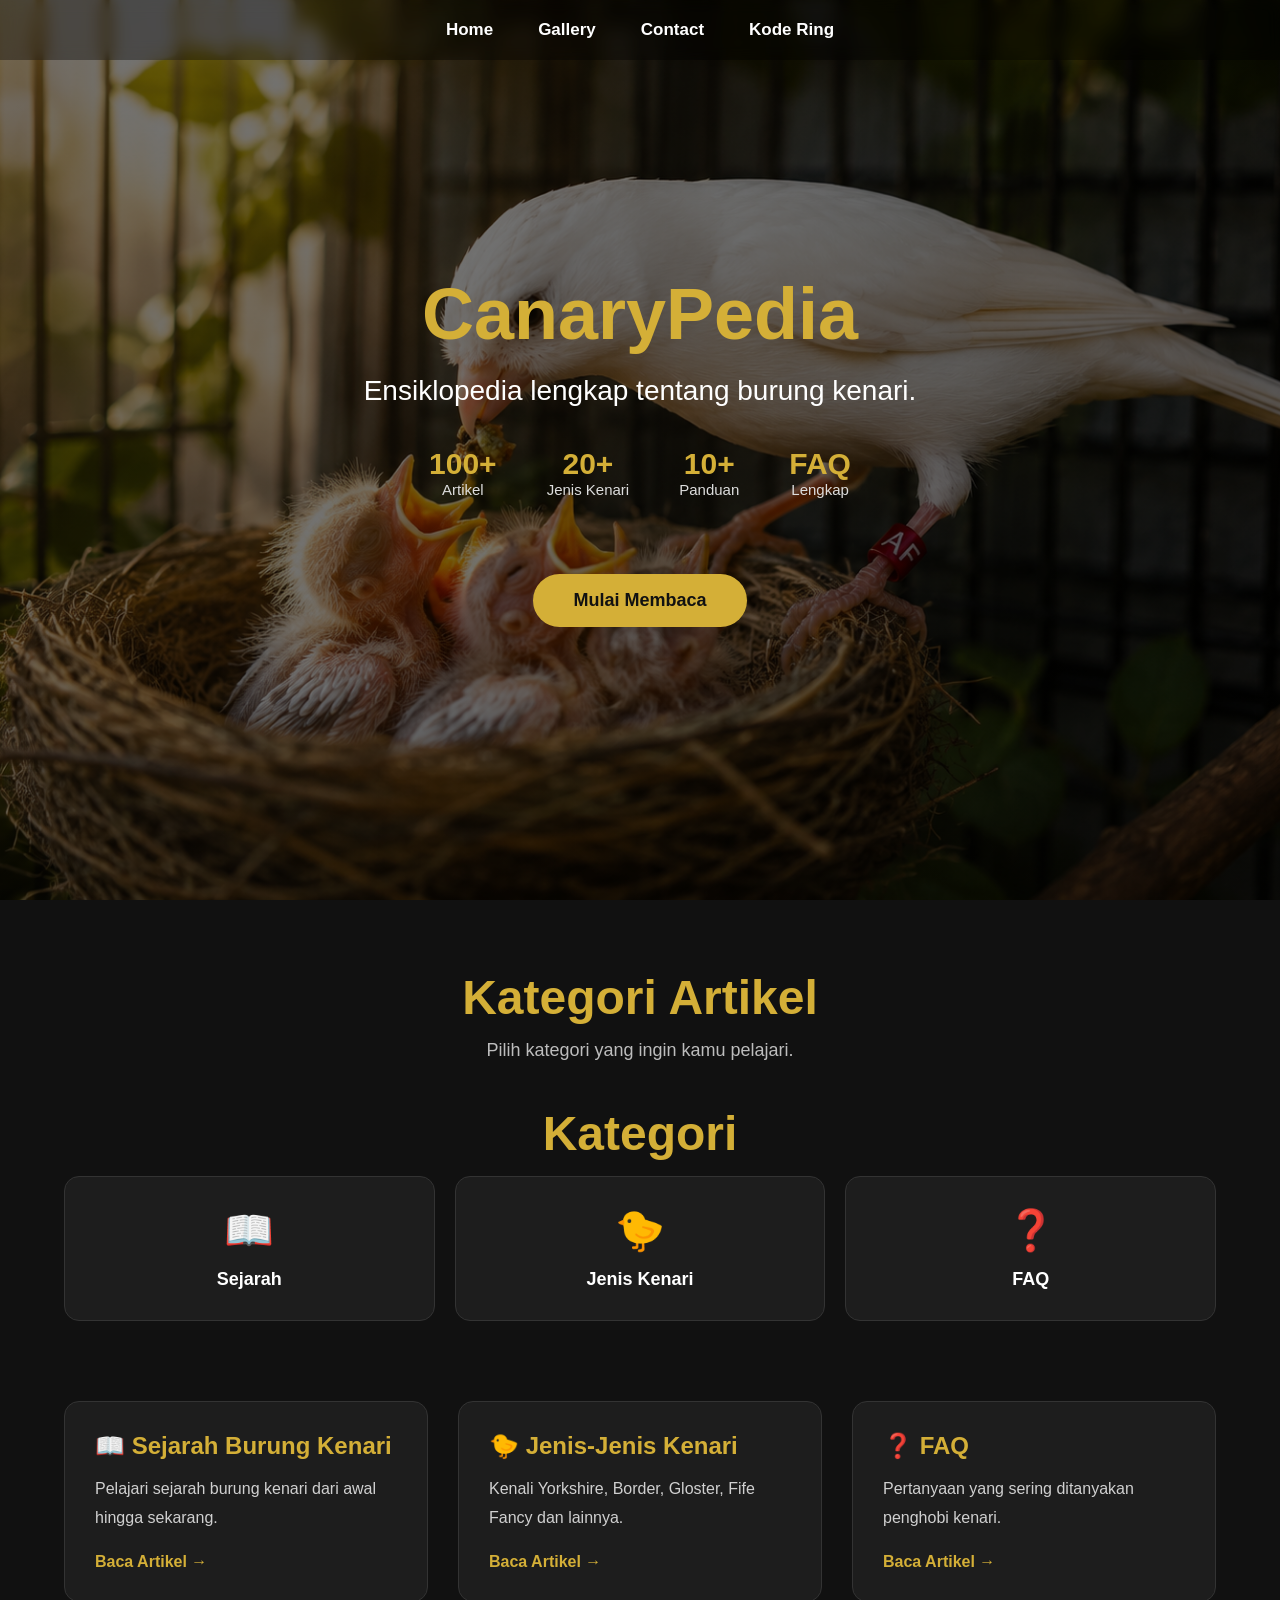
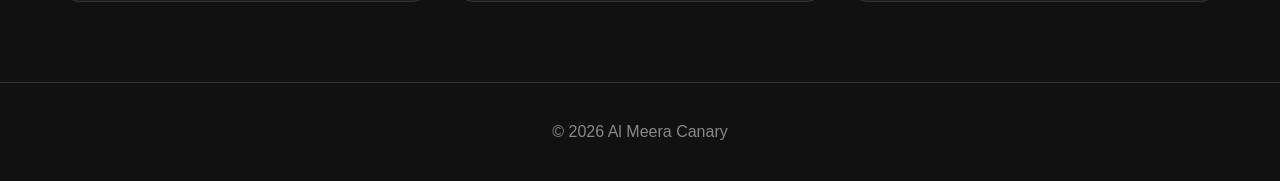
<file: canarypedia/index.html>
<!DOCTYPE html>
<html lang="id">

<head>
    <meta charset="UTF-8">
    <meta name="viewport" content="width=device-width, initial-scale=1.0">

    <title>CanaryPedia | Al Meera Canary</title>

    <link rel="stylesheet" href="../canarypedia.css">

</head>

<body>

<section class="hero">

<header>

<nav>

<a href="../index.html">Home</a>

<a href="../gallery/index.html">Gallery</a>

<a href="../contact/index.html">Contact</a>

<a href="../kode-ring/index.html">Kode Ring</a>

</nav>

</header>

<div class="hero-content">

    <h1>CanaryPedia</h1>

<p>
    Ensiklopedia lengkap tentang burung kenari.
</p>

<div class="hero-stats">

    <div>
        <strong>100+</strong>
        <span>Artikel</span>
    </div>

    <div>
        <strong>20+</strong>
        <span>Jenis Kenari</span>
    </div>

    <div>
        <strong>10+</strong>
        <span>Panduan</span>
    </div>

    <div>
        <strong>FAQ</strong>
        <span>Lengkap</span>
    </div>

</div>

<a href="#kategori" class="hero-btn">
    Mulai Membaca
</a>
</div>

</section>
<section id="kategori" class="categories">
<h2>Kategori Artikel</h2>

<p class="category-desc">
Pilih kategori yang ingin kamu pelajari.
</p>
    <h2>Kategori</h2>

    <div class="category-grid">

        <a href="sejarah.html" class="category">
            📖
            <span>Sejarah</span>
        </a>


        <a href="jenis.html" class="category">
            🐤
            <span>Jenis Kenari</span>
        </a>

        <a href="faq.html" class="category">
            ❓
            <span>FAQ</span>
        </a>

    </div>

</section>
<section class="cards">

<div class="card">

<h2>📖 Sejarah Burung Kenari</h2>

<p>
Pelajari sejarah burung kenari dari awal hingga sekarang.
</p>

<a href="sejarah.html">Baca Artikel →</a>

</div>

<div class="card">

<h2>🐤 Jenis-Jenis Kenari</h2>

<p>
Kenali Yorkshire, Border, Gloster, Fife Fancy dan lainnya.
</p>

<a href="jenis.html">Baca Artikel →</a>

</div>


</div>

<div class="card">

<h2>❓ FAQ</h2>

<p>
Pertanyaan yang sering ditanyakan penghobi kenari.
</p>

<a href="faq.html">Baca Artikel →</a>

</div>

</section>

<footer>

© 2026 Al Meera Canary

</footer>

</body>

</html>
</file>
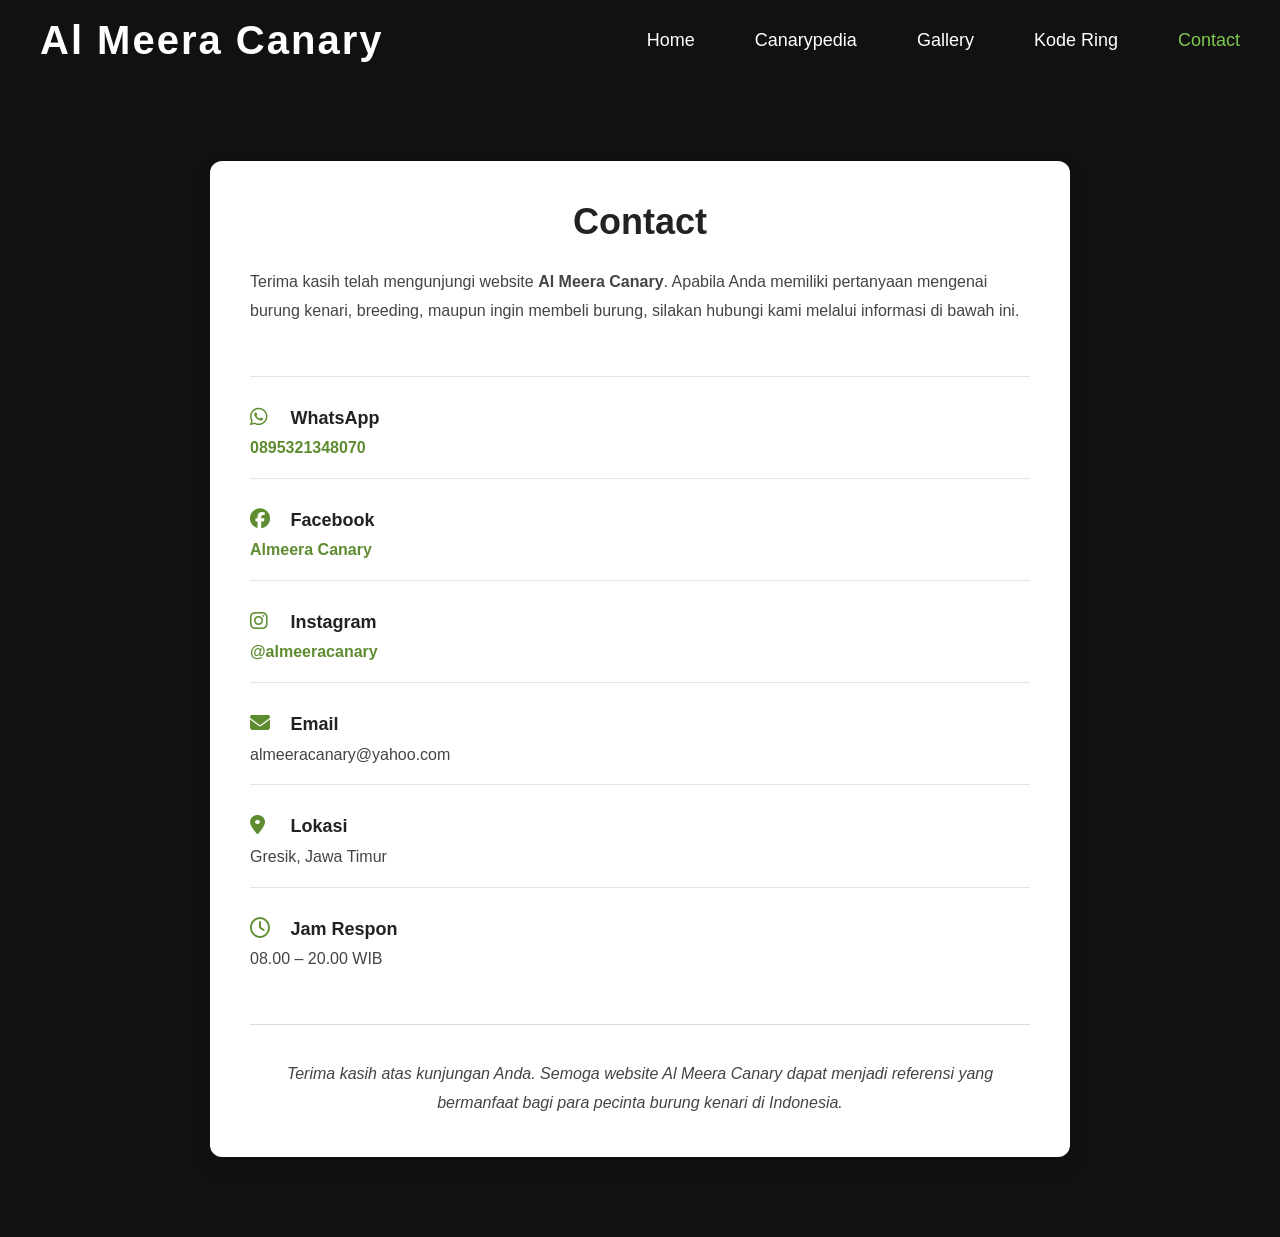
<file: contact/index.html>
<!DOCTYPE html>
<html lang="id">

<head>
    <meta charset="UTF-8">
    <meta name="viewport" content="width=device-width, initial-scale=1.0">

    <title>Contact | Al Meera Canary</title>

    <link rel="stylesheet" href="../style.css">
    <link rel="stylesheet" href="../contact.css">

    <!-- Font Awesome -->
    <link rel="stylesheet"
        href="https://cdnjs.cloudflare.com/ajax/libs/font-awesome/6.7.2/css/all.min.css">
</head>

<body>

    <header>

        <div class="logo">
            <a href="../index.html">Al Meera Canary</a>
        </div>

        <nav>
            <ul>
                <li><a href="../index.html">Home</a></li>
                <li><a href="../canarypedia/index.html">Canarypedia</a></li>
                <li><a href="../gallery/index.html">Gallery</a></li>
                <li><a href="../kode-ring/index.html">Kode Ring</a></li>
                <li><a href="index.html" class="active">Contact</a></li>
            </ul>
        </nav>

    </header>

    <main>

        <div class="contact-box">

            <h1>Contact</h1>

            <p>
                Terima kasih telah mengunjungi website <strong>Al Meera Canary</strong>.
                Apabila Anda memiliki pertanyaan mengenai burung kenari, breeding,
                maupun ingin membeli burung, silakan hubungi kami melalui informasi
                di bawah ini.
            </p>

            <div class="info">

                <p>
                <p>
                    <i class="fa-brands fa-whatsapp"></i>
                    <strong>WhatsApp</strong><br>
                    <a href="https://wa.me/62895321348070" target="_blank">
                    0895321348070
                 </a>

                <p>
                    <i class="fa-brands fa-facebook"></i>
                    <strong>Facebook</strong><br>
                    <a href="https://www.facebook.com/profile.php?id=61592479070896" target="_blank">
                    Almeera Canary
                </p>
              <p>
                    <i class="fa-brands fa-instagram"></i>
                    <strong>Instagram</strong><br>
                    <a href="https://instagram.com/almeeracanary" target="_blank">
                     @almeeracanary
                </a>
                </p>
                <p>
                    <i class="fa-solid fa-envelope"></i>
                    <strong>Email</strong><br>
                    almeeracanary@yahoo.com
                </p>

                <p>
                    <i class="fa-solid fa-location-dot"></i>
                    <strong>Lokasi</strong><br>
                    Gresik, Jawa Timur
                </p>

                <p>
                    <i class="fa-regular fa-clock"></i>
                    <strong>Jam Respon</strong><br>
                    08.00 – 20.00 WIB
                </p>

            </div>

            <hr>

            <p class="thanks">
                Terima kasih atas kunjungan Anda.
                Semoga website Al Meera Canary dapat menjadi referensi yang
                bermanfaat bagi para pecinta burung kenari di Indonesia.
            </p>

        </div>

    </main>

</body>

</html>
</file>
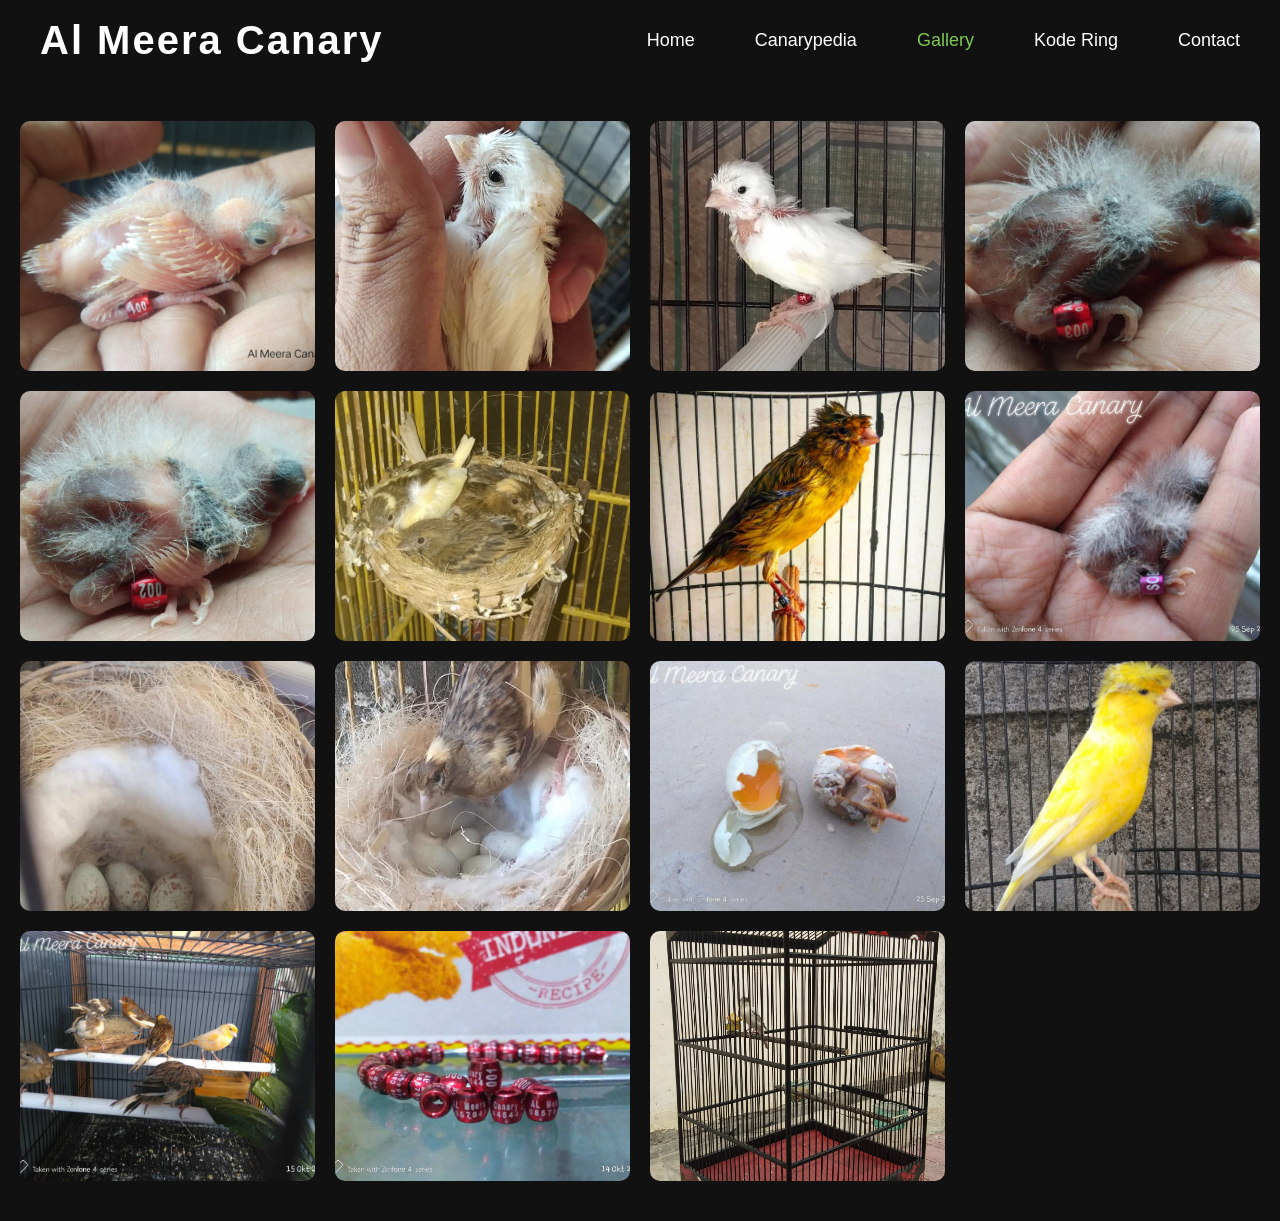
<file: gallery/index.html>
<!DOCTYPE html>
<html lang="id">

<head>
    <meta charset="UTF-8">
    <meta name="viewport" content="width=device-width, initial-scale=1.0">
    <title>Gallery | Al Meera Canary</title>

    <link rel="stylesheet" href="../style.css">
    <link rel="stylesheet" href="../gallery.css">
</head>

<body>

<header>

    <div class="logo">
        <a href="../index.html">Al Meera Canary</a>
    </div>

    <nav>
        <ul>
            <li><a href="../index.html">Home</a></li>
            <li><a href="../canarypedia/index.html">Canarypedia</a></li>
            <li><a href="index.html" class="active">Gallery</a></li>
            <li><a href="../kode-ring/index.html">Kode Ring</a></li>
            <li><a href="../contact/index.html">Contact</a>
        </ul>
    </nav>

</header>

<main>

<div class="gallery">

<img src="../images/gallery/foto0.jpg">
<img src="../images/gallery/foto1.jpg">
<img src="../images/gallery/foto2.jpg">
<img src="../images/gallery/foto3.jpg">
<img src="../images/gallery/foto4.jpg">
<img src="../images/gallery/foto5.jpg">
<img src="../images/gallery/foto6.jpg">
<img src="../images/gallery/foto7.jpg">
<img src="../images/gallery/foto8.jpg">
<img src="../images/gallery/foto9.jpg">
<img src="../images/gallery/foto10.jpg">
<img src="../images/gallery/foto11.jpg">
<img src="../images/gallery/foto12.jpg">
<img src="../images/gallery/foto13.jpg">
<img src="../images/gallery/foto14.jpg">

</div>

</main>

<div id="lightbox" class="lightbox">

    <span class="close">&times;</span>

    <span class="prev">&#10094;</span>

    <img id="lightbox-img">

    <span class="next">&#10095;</span>

</div>

<script>

const gallery=document.querySelectorAll(".gallery img");

const lightbox=document.getElementById("lightbox");

const lightboxImg=document.getElementById("lightbox-img");

const prev=document.querySelector(".prev");

const next=document.querySelector(".next");

const close=document.querySelector(".close");

let current=0;

function openImage(index){

    current=index;

    lightbox.style.display="flex";

    lightboxImg.src=gallery[index].src;

}

gallery.forEach((img,index)=>{

    img.onclick=()=>{

        openImage(index);

    }

});

close.onclick=()=>{

    lightbox.style.display="none";

}

lightbox.onclick=(e)=>{

    if(e.target===lightbox){

        lightbox.style.display="none";

    }

}

next.onclick=()=>{

    current++;

    if(current>=gallery.length){

        current=0;

    }

    openImage(current);

}

prev.onclick=()=>{

    current--;

    if(current<0){

        current=gallery.length-1;

    }

    openImage(current);

}

document.addEventListener("keydown",(e)=>{

    if(lightbox.style.display==="flex"){

        if(e.key==="ArrowRight") next.click();

        if(e.key==="ArrowLeft") prev.click();

        if(e.key==="Escape") lightbox.style.display="none";

    }

});

</script>

</body>
</html>
</file>
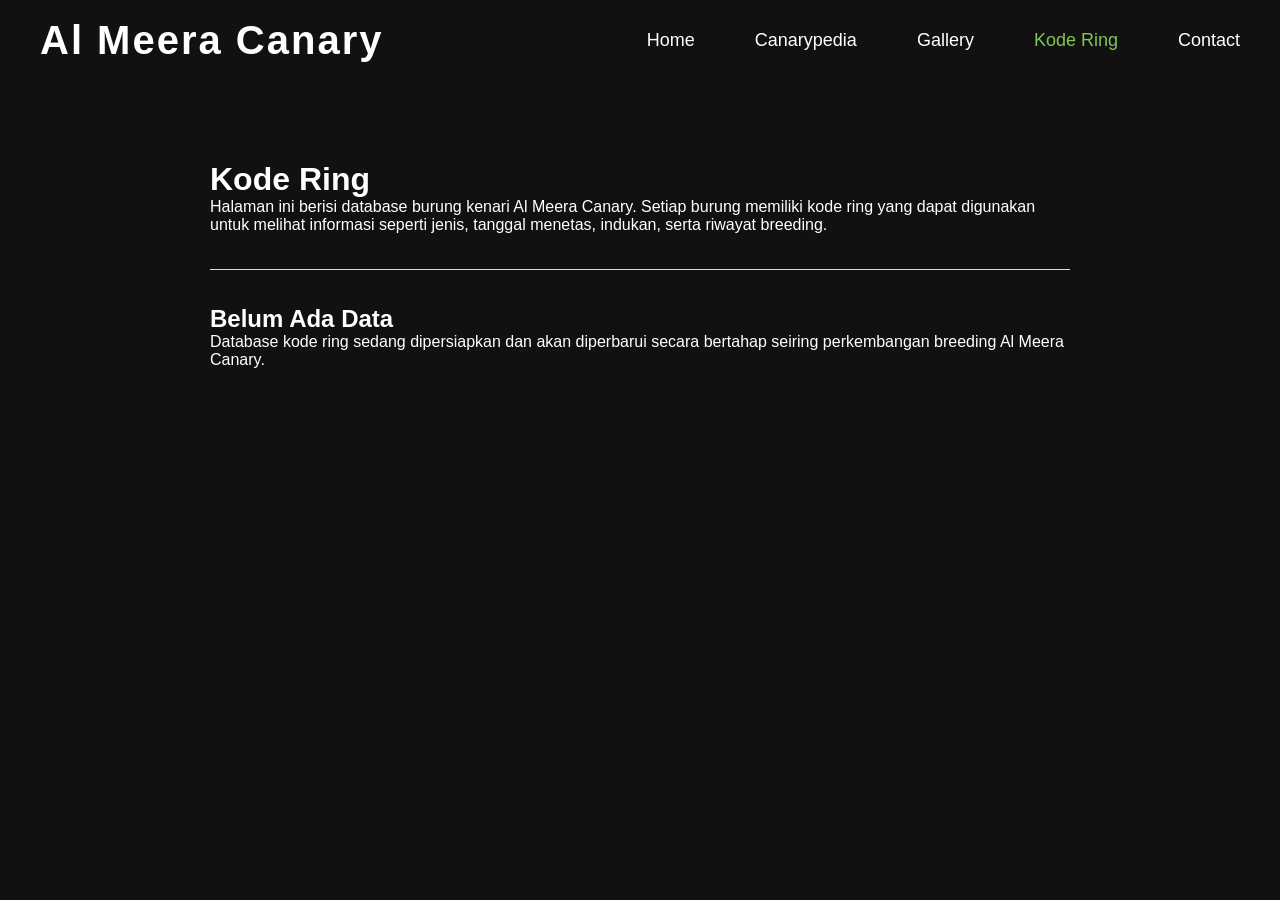
<file: kode-ring/index.html>
<!DOCTYPE html>
<html lang="id">
<head>

<meta charset="UTF-8">
<meta name="viewport" content="width=device-width, initial-scale=1.0">

<title>Kode Ring | Al Meera Canary</title>

<link rel="stylesheet" href="../style.css">

</head>

<body>

<header>

<div class="logo">
<a href="../index.html">Al Meera Canary</a>
</div>

<nav>
<ul>

<li><a href="../index.html">Home</a></li>

<li><a href="../canarypedia/index.html">Canarypedia</a></li>

<li><a href="../gallery/index.html">Gallery</a></li>

<li><a href="index.html" class="active">Kode Ring</a></li>

<li><a href="../contact/index.html">Contact</a></li>

</ul>
</nav>

</header>

<main style="max-width:900px;margin:60px auto;padding:20px;">

<h1>Kode Ring</h1>

<p>
Halaman ini berisi database burung kenari Al Meera Canary.
Setiap burung memiliki kode ring yang dapat digunakan untuk
melihat informasi seperti jenis, tanggal menetas, indukan,
serta riwayat breeding.
</p>

<hr>

<h2>Belum Ada Data</h2>

<p>
Database kode ring sedang dipersiapkan dan akan diperbarui
secara bertahap seiring perkembangan breeding Al Meera Canary.
</p>

</main>

</body>
</html>
<link rel="stylesheet" href="../style.css">
<link rel="stylesheet" href="../kodering.css">
</file>
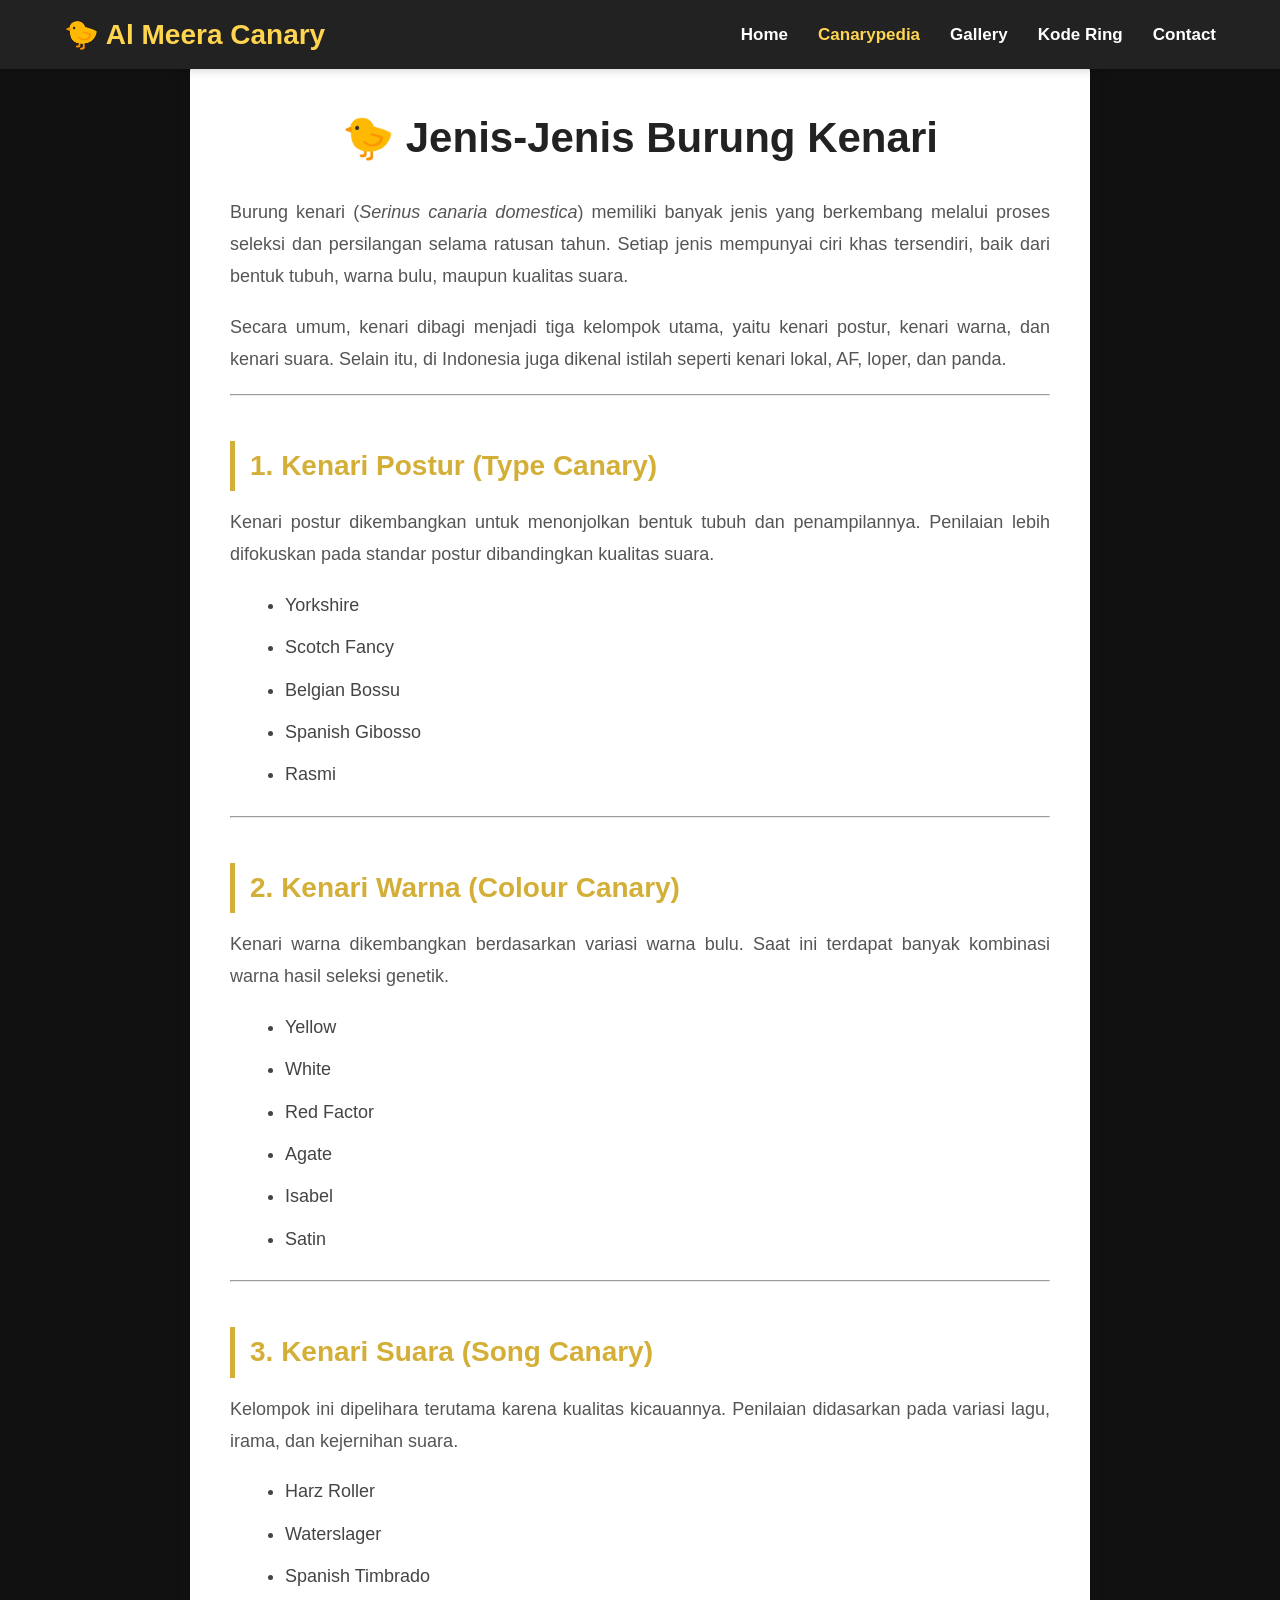
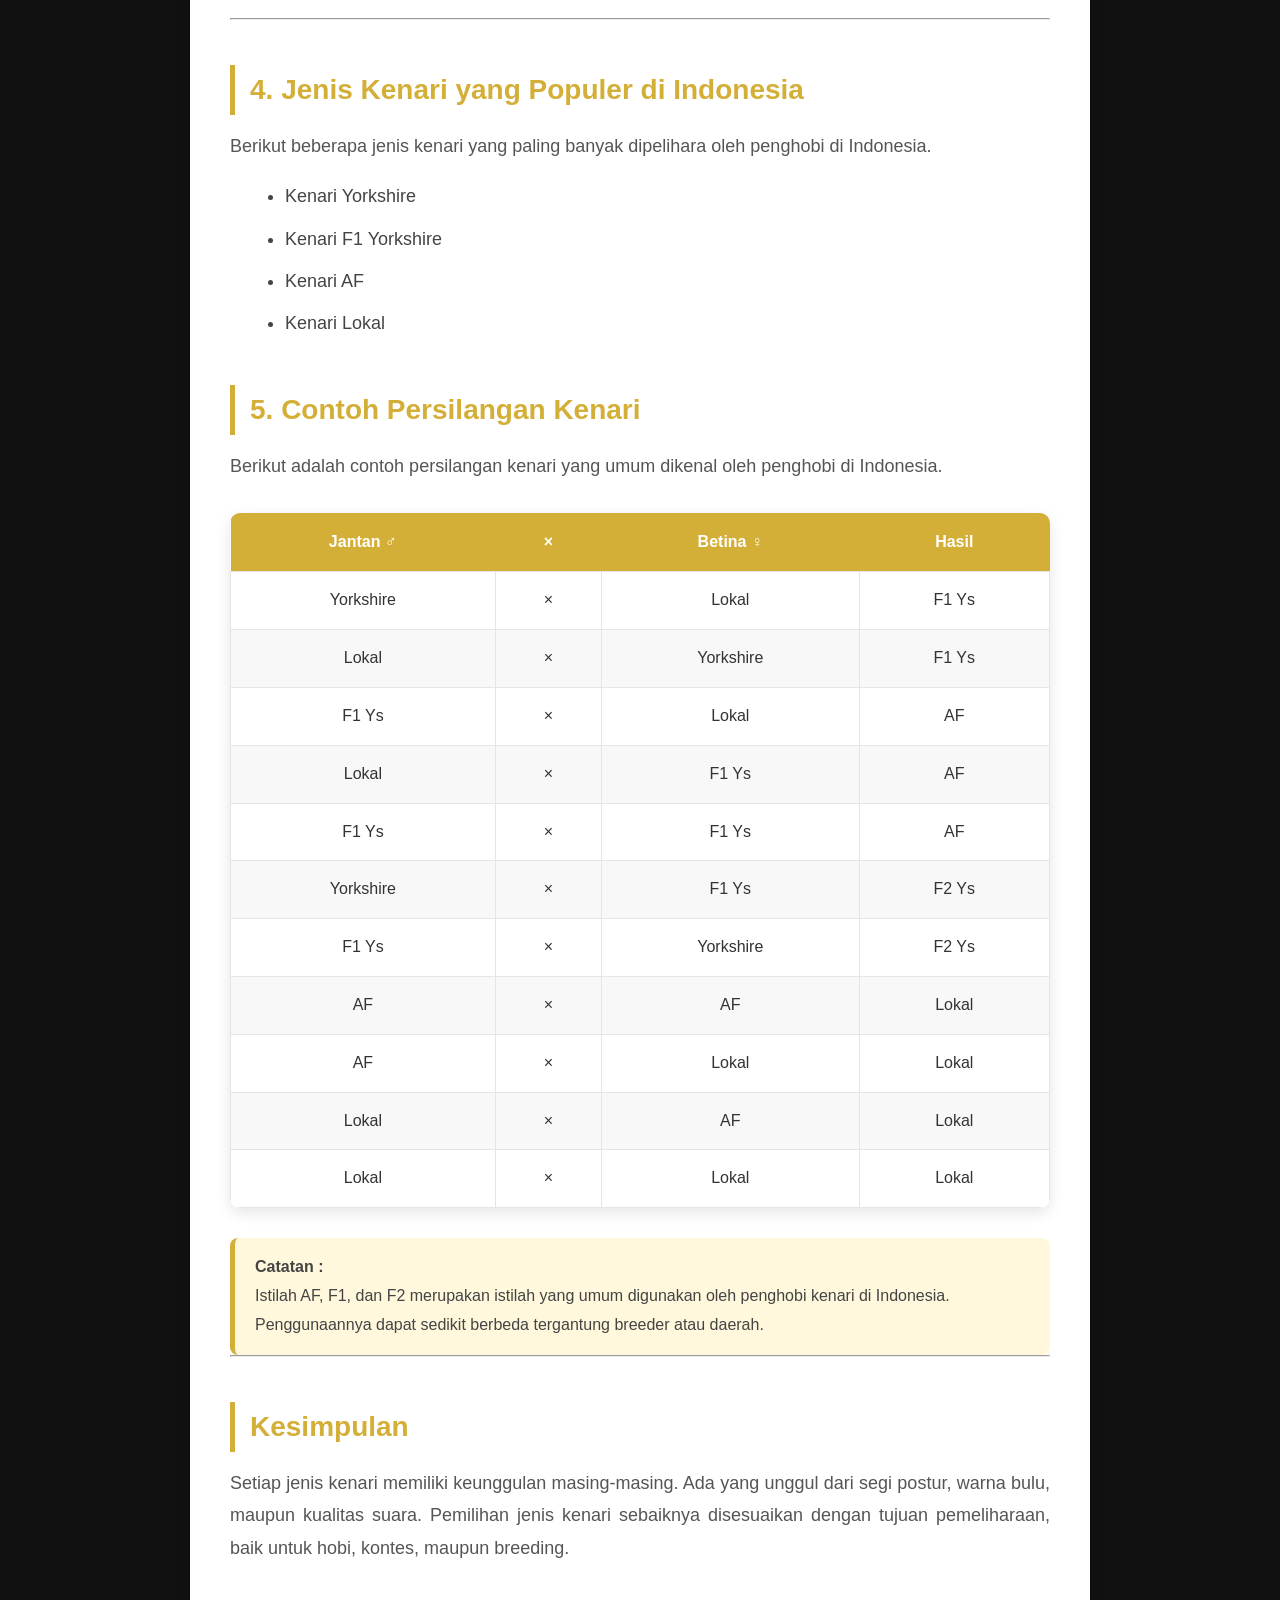
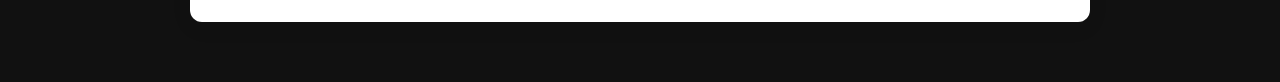
<file: jenis.html>
<!DOCTYPE html>
<html lang="id">
<head>
    <meta charset="UTF-8">
    <meta name="viewport" content="width=device-width, initial-scale=1.0">
    <title>Jenis-Jenis Burung Kenari | Al Meera Canary</title>

    <link rel="stylesheet" href="../canarypedia.css">
</head>
<body>
<header class="top-header">

    <div class="container">

        <h1 class="logo">
            🐤 Al Meera Canary
        </h1>

    
    <nav>
<ul>

<li><a href="../index.html">Home</a></li>

<li><a href="index.html" class="active">Canarypedia</a></li>

<li><a href="../gallery/index.html">Gallery</a></li>

<li><a href="../kode-ring/index.html">Kode Ring</a></li>

<li><a href="../contact/index.html">Contact</a></li>

</ul>
</nav>

    </div>

</header>
    <main class="article">

        <h1>🐤 Jenis-Jenis Burung Kenari</h1>

        <p>
            Burung kenari (<em>Serinus canaria domestica</em>) memiliki banyak jenis yang berkembang melalui proses seleksi dan persilangan selama ratusan tahun. Setiap jenis mempunyai ciri khas tersendiri, baik dari bentuk tubuh, warna bulu, maupun kualitas suara.
        </p>

        <p>
            Secara umum, kenari dibagi menjadi tiga kelompok utama, yaitu kenari postur, kenari warna, dan kenari suara. Selain itu, di Indonesia juga dikenal istilah seperti kenari lokal, AF, loper, dan panda.
        </p>

        <hr>

        <h2>1. Kenari Postur (Type Canary)</h2>

        <p>
            Kenari postur dikembangkan untuk menonjolkan bentuk tubuh dan penampilannya. Penilaian lebih difokuskan pada standar postur dibandingkan kualitas suara.
        </p>

        <ul>
            <li>Yorkshire</li>
            <li>Scotch Fancy</li>
            <li>Belgian Bossu</li>
            <li>Spanish Gibosso</li>
            <li>Rasmi</li>
        </ul>

        <hr>

        <h2>2. Kenari Warna (Colour Canary)</h2>

        <p>
            Kenari warna dikembangkan berdasarkan variasi warna bulu. Saat ini terdapat banyak kombinasi warna hasil seleksi genetik.
        </p>

        <ul>
            <li>Yellow</li>
            <li>White</li>
            <li>Red Factor</li>
            <li>Agate</li>
            <li>Isabel</li>
            <li>Satin</li>
        </ul>

        <hr>

        <h2>3. Kenari Suara (Song Canary)</h2>

        <p>
            Kelompok ini dipelihara terutama karena kualitas kicauannya. Penilaian didasarkan pada variasi lagu, irama, dan kejernihan suara.
        </p>

        <ul>
            <li>Harz Roller</li>
            <li>Waterslager</li>
            <li>Spanish Timbrado</li>
        </ul>

        <hr>

        <h2>4. Jenis Kenari yang Populer di Indonesia</h2>

        <p>
            Berikut beberapa jenis kenari yang paling banyak dipelihara oleh penghobi di Indonesia.
        </p>
        <ul>
            <li>Kenari Yorkshire</li>
            <li>Kenari F1 Yorkshire</li>
            <li>Kenari AF</li>
            <li>Kenari Lokal</li>
        </ul>
<h2>5. Contoh Persilangan Kenari</h2>

<p>
Berikut adalah contoh persilangan kenari yang umum dikenal oleh penghobi di Indonesia.
</p>

<table class="cross-table">

<thead>
<tr>
<th>Jantan ♂</th>
<th>×</th>
<th>Betina ♀</th>
<th>Hasil</th>
</tr>
</thead>

<tbody>

<tr>
<td>Yorkshire</td>
<td>×</td>
<td>Lokal</td>
<td>F1 Ys</td>
</tr>

<tr>
<td>Lokal</td>
<td>×</td>
<td>Yorkshire</td>
<td>F1 Ys</td>
</tr>

<tr>
<td>F1 Ys</td>
<td>×</td>
<td>Lokal</td>
<td>AF</td>
</tr>

<tr>
<td>Lokal</td>
<td>×</td>
<td>F1 Ys</td>
<td>AF</td>
</tr>

<tr>
<td>F1 Ys</td>
<td>×</td>
<td>F1 Ys</td>
<td>AF</td>
</tr>

<tr>
<td>Yorkshire</td>
<td>×</td>
<td>F1 Ys</td>
<td>F2 Ys</td>
</tr>

<tr>
<td>F1 Ys</td>
<td>×</td>
<td>Yorkshire</td>
<td>F2 Ys</td>
</tr>

<tr>
<td>AF</td>
<td>×</td>
<td>AF</td>
<td>Lokal</td>
</tr>

<tr>
<td>AF</td>
<td>×</td>
<td>Lokal</td>
<td>Lokal</td>
</tr>

<tr>
<td>Lokal</td>
<td>×</td>
<td>AF</td>
<td>Lokal</td>
</tr>

<tr>
<td>Lokal</td>
<td>×</td>
<td>Lokal</td>
<td>Lokal</td>
</tr>

</tbody>

</table>

<div class="note-box">
<b>Catatan :</b><br>
Istilah AF, F1, dan F2 merupakan istilah yang umum digunakan oleh penghobi kenari di Indonesia. Penggunaannya dapat sedikit berbeda tergantung breeder atau daerah.
</div>
        <hr>

        <h2>Kesimpulan</h2>

        <p>
            Setiap jenis kenari memiliki keunggulan masing-masing. Ada yang unggul dari segi postur, warna bulu, maupun kualitas suara. Pemilihan jenis kenari sebaiknya disesuaikan dengan tujuan pemeliharaan, baik untuk hobi, kontes, maupun breeding.
        </p>

    </main>

</body>
</html>
</file>
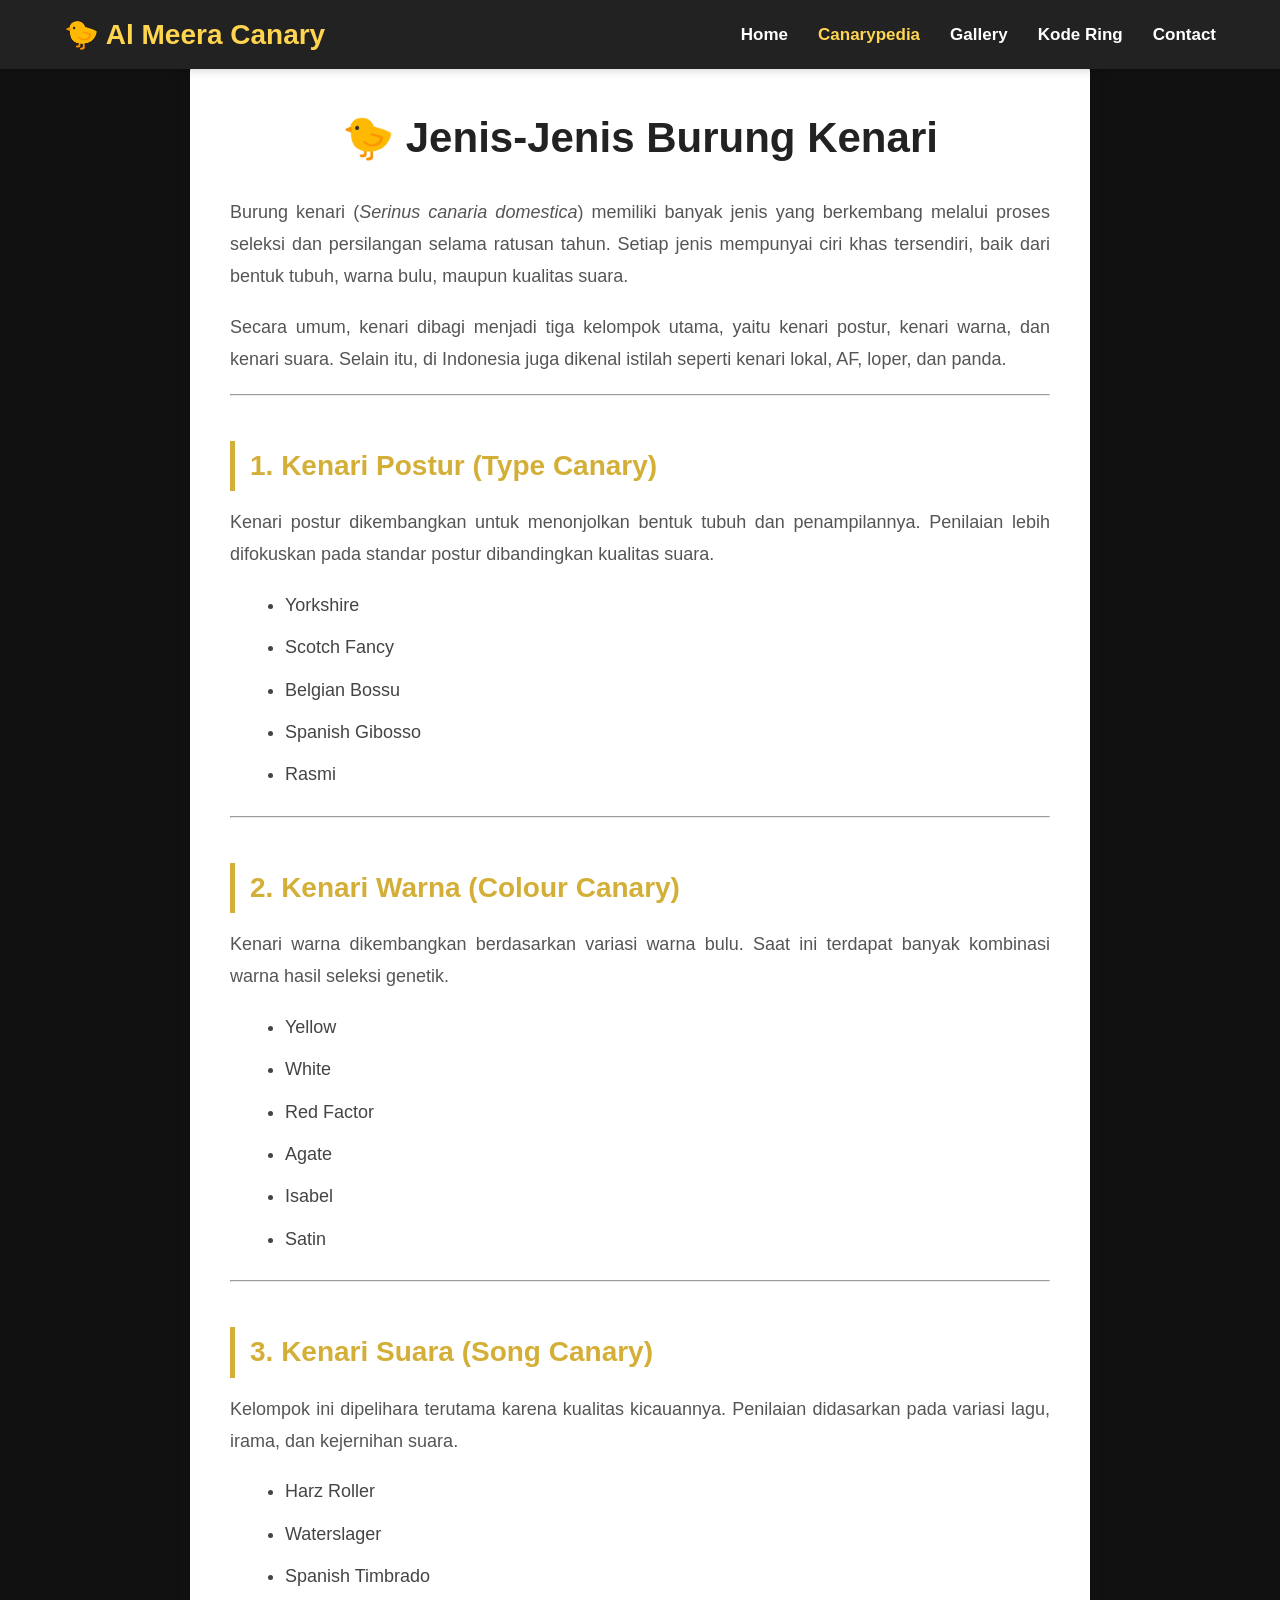
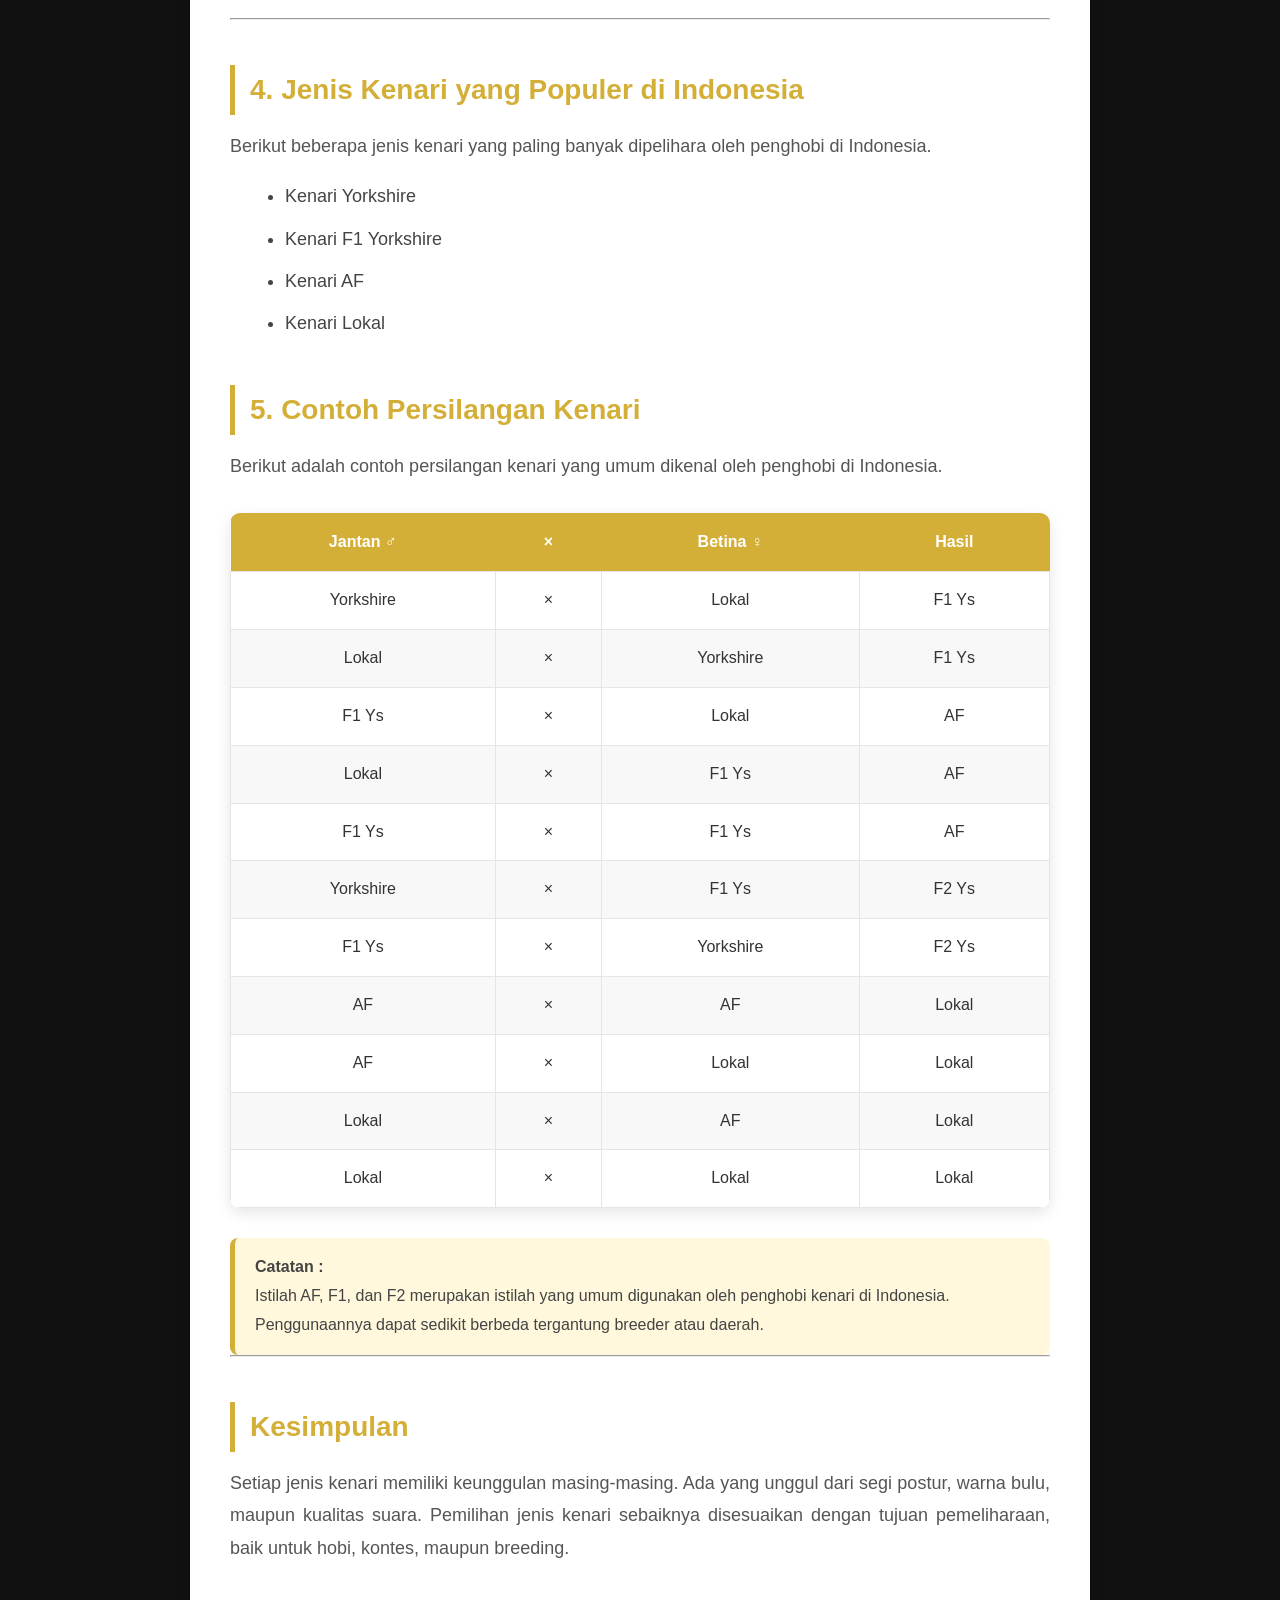
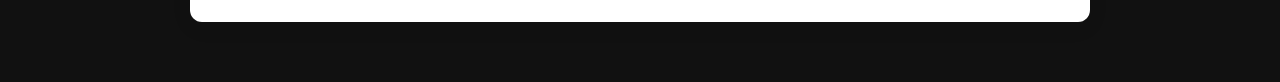
<file: canarypedia/jenis.html>
<!DOCTYPE html>
<html lang="id">
<head>
    <meta charset="UTF-8">
    <meta name="viewport" content="width=device-width, initial-scale=1.0">
    <title>Jenis-Jenis Burung Kenari | Al Meera Canary</title>

    <link rel="stylesheet" href="../canarypedia.css">
</head>
<body>
<header class="top-header">

    <div class="container">

        <h1 class="logo">
            🐤 Al Meera Canary
        </h1>

        <nav>
<ul>

<li><a href="../index.html">Home</a></li>

<li><a href="index.html" class="active">Canarypedia</a></li>

<li><a href="../gallery/index.html">Gallery</a></li>

<li><a href="../kode-ring/index.html">Kode Ring</a></li>

<li><a href="../contact/index.html">Contact</a></li>

</ul>
        </nav>

    </div>

</header>
    <main class="article">

        <h1>🐤 Jenis-Jenis Burung Kenari</h1>

        <p>
            Burung kenari (<em>Serinus canaria domestica</em>) memiliki banyak jenis yang berkembang melalui proses seleksi dan persilangan selama ratusan tahun. Setiap jenis mempunyai ciri khas tersendiri, baik dari bentuk tubuh, warna bulu, maupun kualitas suara.
        </p>

        <p>
            Secara umum, kenari dibagi menjadi tiga kelompok utama, yaitu kenari postur, kenari warna, dan kenari suara. Selain itu, di Indonesia juga dikenal istilah seperti kenari lokal, AF, loper, dan panda.
        </p>

        <hr>

        <h2>1. Kenari Postur (Type Canary)</h2>

        <p>
            Kenari postur dikembangkan untuk menonjolkan bentuk tubuh dan penampilannya. Penilaian lebih difokuskan pada standar postur dibandingkan kualitas suara.
        </p>

        <ul>
            <li>Yorkshire</li>
            <li>Scotch Fancy</li>
            <li>Belgian Bossu</li>
            <li>Spanish Gibosso</li>
            <li>Rasmi</li>
        </ul>

        <hr>

        <h2>2. Kenari Warna (Colour Canary)</h2>

        <p>
            Kenari warna dikembangkan berdasarkan variasi warna bulu. Saat ini terdapat banyak kombinasi warna hasil seleksi genetik.
        </p>

        <ul>
            <li>Yellow</li>
            <li>White</li>
            <li>Red Factor</li>
            <li>Agate</li>
            <li>Isabel</li>
            <li>Satin</li>
        </ul>

        <hr>

        <h2>3. Kenari Suara (Song Canary)</h2>

        <p>
            Kelompok ini dipelihara terutama karena kualitas kicauannya. Penilaian didasarkan pada variasi lagu, irama, dan kejernihan suara.
        </p>

        <ul>
            <li>Harz Roller</li>
            <li>Waterslager</li>
            <li>Spanish Timbrado</li>
        </ul>

        <hr>

        <h2>4. Jenis Kenari yang Populer di Indonesia</h2>

        <p>
            Berikut beberapa jenis kenari yang paling banyak dipelihara oleh penghobi di Indonesia.
        </p>
        <ul>
            <li>Kenari Yorkshire</li>
            <li>Kenari F1 Yorkshire</li>
            <li>Kenari AF</li>
            <li>Kenari Lokal</li>
        </ul>
<h2>5. Contoh Persilangan Kenari</h2>

<p>
Berikut adalah contoh persilangan kenari yang umum dikenal oleh penghobi di Indonesia.
</p>

<table class="cross-table">

<thead>
<tr>
<th>Jantan ♂</th>
<th>×</th>
<th>Betina ♀</th>
<th>Hasil</th>
</tr>
</thead>

<tbody>

<tr>
<td>Yorkshire</td>
<td>×</td>
<td>Lokal</td>
<td>F1 Ys</td>
</tr>

<tr>
<td>Lokal</td>
<td>×</td>
<td>Yorkshire</td>
<td>F1 Ys</td>
</tr>

<tr>
<td>F1 Ys</td>
<td>×</td>
<td>Lokal</td>
<td>AF</td>
</tr>

<tr>
<td>Lokal</td>
<td>×</td>
<td>F1 Ys</td>
<td>AF</td>
</tr>

<tr>
<td>F1 Ys</td>
<td>×</td>
<td>F1 Ys</td>
<td>AF</td>
</tr>

<tr>
<td>Yorkshire</td>
<td>×</td>
<td>F1 Ys</td>
<td>F2 Ys</td>
</tr>

<tr>
<td>F1 Ys</td>
<td>×</td>
<td>Yorkshire</td>
<td>F2 Ys</td>
</tr>

<tr>
<td>AF</td>
<td>×</td>
<td>AF</td>
<td>Lokal</td>
</tr>

<tr>
<td>AF</td>
<td>×</td>
<td>Lokal</td>
<td>Lokal</td>
</tr>

<tr>
<td>Lokal</td>
<td>×</td>
<td>AF</td>
<td>Lokal</td>
</tr>

<tr>
<td>Lokal</td>
<td>×</td>
<td>Lokal</td>
<td>Lokal</td>
</tr>

</tbody>

</table>

<div class="note-box">
<b>Catatan :</b><br>
Istilah AF, F1, dan F2 merupakan istilah yang umum digunakan oleh penghobi kenari di Indonesia. Penggunaannya dapat sedikit berbeda tergantung breeder atau daerah.
</div>
        <hr>

        <h2>Kesimpulan</h2>

        <p>
            Setiap jenis kenari memiliki keunggulan masing-masing. Ada yang unggul dari segi postur, warna bulu, maupun kualitas suara. Pemilihan jenis kenari sebaiknya disesuaikan dengan tujuan pemeliharaan, baik untuk hobi, kontes, maupun breeding.
        </p>

    </main>

</body>
</html>
</file>
<file: canarypedia.css>
/* ===========================
   CANARYPEDIA - AL MEERA CANARY
=========================== */

*{
    margin:0;
    padding:0;
    box-sizing:border-box;
}

body{
    font-family:Arial, Helvetica, sans-serif;
    background:#111;
    color:#fff;
}

/* ===========================
   HERO
=========================== */

.hero{
    position:relative;
    width:100%;
    height:100vh;

    background:
    linear-gradient(rgba(0,0,0,.55),rgba(0,0,0,.55)),
    url("../images/hero.png");

    background-size:cover;
    background-position:center;
    background-repeat:no-repeat;

    display:flex;
    justify-content:center;
    align-items:center;
    flex-direction:column;
}

/* ===========================
   NAVBAR
=========================== */

header{

    position:fixed;

    top:0;

    left:0;

    width:100%;

    padding:20px 0;

    background:rgba(0,0,0,.35);

    backdrop-filter:blur(8px);

    z-index:9999;

    transition:.3s;

}

nav{

    display:flex;

    justify-content:center;

    align-items:center;

    gap:45px;

}

nav a{

    color:white;

    text-decoration:none;

    font-size:18px;

    font-weight:bold;

    transition:.3s;

}

nav a:hover{

    color:#D4AF37;

}

/* ===========================
   HERO CONTENT
=========================== */

.hero-content{

    text-align:center;

    max-width:800px;

    padding:20px;

}

.hero-content h1{

    font-size:72px;

    color:#D4AF37;

    margin-bottom:20px;

}

.hero-content p{

    font-size:28px;

    color:#ffffff;

}

/* ===========================
   CARD SECTION
=========================== */

.cards{

    width:90%;

    max-width:1300px;

    margin:80px auto;

    display:grid;

    grid-template-columns:repeat(auto-fit,minmax(320px,1fr));

    gap:30px;

}

.card{

    background:#1d1d1d;

    border-radius:15px;

    padding:30px;

    border:1px solid #333;

    transition:.35s;

}

.card:hover{

    transform:translateY(-10px);

    border-color:#D4AF37;

    box-shadow:0 15px 30px rgba(0,0,0,.4);

}

.card h2{

    color:#D4AF37;

    margin-bottom:15px;

}

.card p{

    color:#d0d0d0;

    line-height:1.8;

    margin-bottom:20px;

}

.card a{

    color:#D4AF37;

    text-decoration:none;

    font-weight:bold;

}

.card a:hover{

    color:white;

}

/* ===========================
   FOOTER
=========================== */

footer{

    text-align:center;

    padding:40px;

    color:#888;

    border-top:1px solid #333;

}

/* ===========================
   RESPONSIVE
=========================== */

@media(max-width:768px){

.hero{

height:80vh;

}

.hero-content h1{

font-size:46px;

}

.hero-content p{

font-size:20px;

}

nav{

flex-wrap:wrap;

gap:20px;

}

nav a{

font-size:15px;

}

.cards{

width:95%;

}

}
/* ===========================
   KATEGORI
=========================== */

.categories{

    width:90%;

    max-width:1200px;

    margin:70px auto;

    text-align:center;

}

.categories h2{

font-size:48px;

color:#D4AF37;

margin-bottom:15px;

}
.category-desc{

color:#bdbdbd;

font-size:18px;

margin-bottom:45px;

}

.category-grid{

    display:grid;

    grid-template-columns:repeat(auto-fit,minmax(150px,1fr));

    gap:20px;

}

.category{

    background:#1d1d1d;

    border:1px solid #333;

    border-radius:15px;

    padding:30px 20px;

    text-decoration:none;

    color:white;

    transition:.35s;

}

.category:hover{

    transform:translateY(-8px);

    border-color:#D4AF37;

}

.category{

    font-size:40px;

}

.category span{

    display:block;

    margin-top:15px;

    font-size:18px;

    font-weight:bold;

}
.hero-btn{

display:inline-block;

margin-top:35px;

padding:16px 40px;

background:#D4AF37;

color:#111 !important;

text-decoration:none;

font-size:18px;

font-weight:bold;

border-radius:50px;

transition:0.3s;

}

.hero-btn:hover{

background:#f4c542;

transform:translateY(-5px);

box-shadow:0 10px 25px rgba(212,175,55,.35);

}

.hero-btn:hover{

transform:translateY(-5px);

box-shadow:0 10px 25px rgba(212,175,55,.4);

}
html{
    scroll-behavior:smooth;
}
/* ===========================
   HERO STATS
=========================== */

.hero-stats{

    display:flex;

    justify-content:center;

    gap:50px;

    margin:40px 0;

    flex-wrap:wrap;

}

.hero-stats div{

    text-align:center;

}

.hero-stats strong{

    display:block;

    font-size:30px;

    color:#D4AF37;

}

.hero-stats span{

    color:#ddd;

    font-size:15px;

}
.article{

max-width:900px;

margin:80px auto;

padding:40px;

background:#1d1d1d;

border-radius:15px;

line-height:1.9;

}

.article h1{

color:#D4AF37;

margin-bottom:30px;

font-size:42px;

}

.article h2{

margin-top:35px;

margin-bottom:15px;

color:#D4AF37;

}

.article p{

color:#ddd;

margin-bottom:20px;

}

.article ul{

padding-left:25px;

}

.article li{

margin-bottom:12px;

color:#ddd;

}
/* ===========================
   ARTICLE HERO
=========================== */
/* ===========================
   NAVBAR
=========================== */

.navbar{

    position:sticky;

    top:0;

    z-index:1000;

    display:flex;

    justify-content:space-between;

    align-items:center;

    padding:18px 60px;

    background:rgba(20,20,20,.9);

    backdrop-filter:blur(10px);

    border-bottom:1px solid #333;

}

.logo a{

    text-decoration:none;

    color:#D4AF37;

    font-size:24px;

    font-weight:bold;

}

.nav-links{

    display:flex;

    list-style:none;

    gap:30px;

}

.nav-links a{

    color:white;

    text-decoration:none;

    transition:.3s;

}

.nav-links a:hover{

    color:#D4AF37;

}
.article-hero{

height:350px;

background:

linear-gradient(rgba(0,0,0,.55),rgba(0,0,0,.55)),

url("../images/history-banner.jpg");

background-size:cover;

background-position:center;

display:flex;

justify-content:center;

align-items:center;

text-align:center;

}

.article-hero h1{

font-size:55px;

color:#D4AF37;

margin-bottom:15px;

}

.article-hero p{

font-size:22px;

color:white;

}
/* ===========================
   ARTICLE IMAGE
=========================== */

.article figure{

    margin:35px 0;

    text-align:center;

}

.article img{

    width:100%;

    max-width:700px;

    border-radius:15px;

    border:2px solid #333;

    transition:.3s;

}

.article img:hover{

    transform:scale(1.02);

    border-color:#D4AF37;

}

.article figcaption{

    margin-top:12px;

    color:#999;

    font-size:14px;

    font-style:italic;

}
/* ===========================
   FACT BOX
=========================== */

.fact-box{

    background:#2b2412;

    border-left:5px solid #D4AF37;

    padding:25px;

    margin:35px 0;

    border-radius:10px;

}

.fact-box h3{

    color:#D4AF37;

    margin-bottom:10px;

}

.fact-box p{

    margin:0;

}
/* ===========================
   REFERENCES
=========================== */

.article-divider{

    border:0;

    border-top:1px solid #444;

    margin:60px 0 40px;

}

.references h2{

    color:#D4AF37;

    margin-bottom:20px;

}

.references ol{

    padding-left:25px;

}

.references li{

    color:#ccc;

    margin-bottom:12px;

    line-height:1.8;

}
.article h2{
    color:#D4AF37;
    margin-top:35px;
    margin-bottom:15px;
    border-left:5px solid #D4AF37;
    padding-left:12px;
}
/* ===========================
   JENIS KENARI
=========================== */

.article {
    max-width: 900px;
    margin: 60px auto;
    padding: 40px;
    background: #fff;
    border-radius: 12px;
    box-shadow: 0 5px 20px rgba(0,0,0,.08);
    line-height: 1.8;
}

.article h1{
    font-size: 42px;
    color:#222;
    margin-bottom:20px;
    text-align:center;
}

.article h2{
    font-size:28px;
    color:#d4af37;
    margin-top:45px;
    margin-bottom:15px;
    border-left:5px solid #d4af37;
    padding-left:15px;
}

.article p{
    font-size:18px;
    color:#555;
    text-align:justify;
    margin-bottom:18px;
}

.article ul{
    margin:15px 0 25px 30px;
}

.article li{
    font-size:18px;
    color:#444;
    margin-bottom:10px;
}

.article strong{
    color:#111;
}
/* HEADER */

.top-header{
    background:#222;
    padding:18px 0;
    box-shadow:0 2px 8px rgba(0,0,0,.15);
}

.container{
    width:90%;
    max-width:1200px;
    margin:auto;

    display:flex;
    justify-content:space-between;
    align-items:center;
}

.logo{
    color:#FFD54F;
    font-size:28px;
    margin:0;
}

nav ul{
    display:flex;
    list-style:none;
    gap:30px;
    margin:0;
    padding:0;
}

nav a{
    color:white;
    text-decoration:none;
    font-size:17px;
    transition:.3s;
}

nav a:hover{
    color:#FFD54F;
}

nav a.active{
    color:#FFD54F;
    font-weight:bold;
}
/* ===== Tabel Persilangan ===== */

.cross-table{
    width:100%;
    margin:30px 0;
    border-collapse:collapse;
    background:#fff;
    border-radius:10px;
    overflow:hidden;
    box-shadow:0 5px 15px rgba(0,0,0,.1);
}

.cross-table th{
    background:#d4af37;
    color:#fff;
    padding:15px;
    text-align:center;
}

.cross-table td{
    padding:14px;
    text-align:center;
    color:#333;
    background:#fff;
    border:1px solid #e5e5e5;
}

.cross-table tbody tr:nth-child(even){
    background:#f8f8f8;
}

.cross-table tbody tr:nth-child(even) td{
    background:#f8f8f8;
}

.cross-table tbody tr:hover td{
    background:#fff8dc;
}

.note-box{
    margin-top:20px;
    padding:15px 20px;
    background:#fff8dc;
    border-left:5px solid #d4af37;
    color:#444;
    border-radius:8px;
}
/* ===== Tabel Persilangan ===== */

.cross-table{
    width:100%;
    margin:30px 0;
    border-collapse:collapse;
    background:#fff;
    border-radius:10px;
    overflow:hidden;
    box-shadow:0 5px 15px rgba(0,0,0,.1);
}

.cross-table th{
    background:#d4af37;
    color:#fff;
    padding:15px;
    text-align:center;
}

.cross-table td{
    padding:14px;
    text-align:center;
    color:#333;
    background:#fff;
    border:1px solid #e5e5e5;
}

.cross-table tbody tr:nth-child(even){
    background:#f8f8f8;
}

.cross-table tbody tr:nth-child(even) td{
    background:#f8f8f8;
}

.cross-table tbody tr:hover td{
    background:#fff8dc;
}

.note-box{
    margin-top:20px;
    padding:15px 20px;
    background:#fff8dc;
    border-left:5px solid #d4af37;
    color:#444;
    border-radius:8px;
}
</file>
<file: style.css>
*{
    margin:0;
    padding:0;
    box-sizing:border-box;
}

body{
    background:#111;
    color:white;
    font-family:'Poppins', sans-serif;
}

header{
    position:fixed;
    top:0;
    left:0;
    width:100%;
    display:flex;
    justify-content:space-between;
    align-items:center;
    padding:18px 60px;
    background:rgba(0,0,0,.35);
    backdrop-filter:blur(8px);
    z-index:1000;
}


.logo{
    color:#FFD700;
    font-size:32px;
    font-weight:800;
    letter-spacing:2px;
}

nav a{
    color:white;
    text-decoration:none;
    margin-left:30px;
    transition:.3s;
}

nav a:hover{
    color:#FFD700;
}

.hero{
    height:100vh;

    background:
    linear-gradient(rgba(0,0,0,.55),rgba(0,0,0,.55)),
    url("images/hero.png");

    background-size:cover;
    background-position:center;

    display:flex;
    flex-direction:column;
    justify-content:center;

    align-items:center;
    text-align:center;

    padding-top:40px;
}
.hero h1{
    font-size:100px;
    color:#FFD700;

    margin-top:-220px;
}

.hero p{
    font-size:26px;
    margin-top:20px;
}


.hero{
    height:100vh;

    background:
        linear-gradient(rgba(0,0,0,.55),rgba(0,0,0,.55)),
        url("images/hero.png");

    background-size:cover;
    background-position:center;

    display:flex;
    flex-direction:column;
    justify-content:center;
    align-items:center;
    text-align:center;
}
/* ==========================
   HEADER
========================== */

header{
    background:#111;
    padding:18px 40px;

    display:flex;
    justify-content:space-between;
    align-items:center;

    position:sticky;
    top:0;
    z-index:999;
}

.logo a{
    color:#fff;
    text-decoration:none;
    font-size:40px;
    font-weight:bold;
}

nav ul{
    list-style:none;
    display:flex;
    gap:30px;
}

nav ul li{
    list-style:none;
}

nav ul li a{
    text-decoration:none;
    color:white;
    font-size:18px;
    font-weight:500;
    transition:.3s;
}

nav ul li a:hover{
    color:#7ec850;
}

nav ul li a.active{
    color:#7ec850;
}
</file>
<file: contact.css>
main{

    max-width:900px;
    margin:60px auto;
    padding:20px;

}

.contact-box{

    background:#ffffff;
    padding:40px;
    border-radius:12px;
    box-shadow:0 8px 20px rgba(0,0,0,.10);

}

.contact-box h1{

    text-align:center;
    margin-bottom:25px;
    color:#222;
    font-size:36px;

}

.contact-box p{

    color:#444;
    line-height:1.8;

}

.info{

    margin-top:35px;

}

.info p{

    margin-bottom:25px;
    padding-bottom:15px;
    border-bottom:1px solid #e5e5e5;

}

.info p:last-child{

    border-bottom:none;
    margin-bottom:0;

}

.info strong{

    color:#222;
    font-size:18px;

}

.info i{

    color:#5e8c31;
    width:28px;
    font-size:20px;
    margin-right:8px;

}

hr{

    border:none;
    border-top:1px solid #ddd;
    margin:35px 0;

}

.thanks{

    text-align:center;
    color:#666;
    font-style:italic;
    margin-top:20px;

}
.info a{

    color:#5e8c31;
    text-decoration:none;
    font-weight:bold;

}

.info a:hover{

    text-decoration:underline;

}
.info a{

    color:#5e8c31;
    text-decoration:none;
    font-weight:bold;

}

.info a:hover{

    text-decoration:underline;

}
</file>
<file: gallery.css>
main{

    max-width:1300px;

    margin:40px auto;

    padding:0 20px;

}

.gallery{

    display:grid;

    grid-template-columns:repeat(auto-fit,minmax(280px,1fr));

    gap:20px;

}

.gallery img{

    width:100%;

    height:250px;

    object-fit:cover;

    border-radius:10px;

    cursor:pointer;

    transition:.3s;

}

.gallery img:hover{

    transform:scale(1.03);

}

/* LIGHTBOX */

.lightbox{

    display:none;

    position:fixed;

    left:0;

    top:0;

    width:100%;

    height:100%;

    background:rgba(0,0,0,.98);

    justify-content:center;

    align-items:center;

    z-index:9999;

}

#lightbox-img{

    max-width:90%;

    max-height:90%;

    border-radius:10px;

}

.close{

    position:absolute;

    top:20px;

    right:40px;

    color:white;

    font-size:45px;

    cursor:pointer;

}

.prev,
.next{

    position:absolute;

    top:50%;

    transform:translateY(-50%);

    color:white;

    font-size:55px;

    cursor:pointer;

    user-select:none;

    padding:20px;

    transition:0.3s;
}

.prev{

    left:20px;

}

.next{

    right:20px;

}

.prev:hover,
.next:hover{

    color:#7ec850;

    transform:translateY(-50%) scale(1.2);

}
.close:hover{

    color:#7ec850;

}
#lightbox-img{
    max-width:90%;
    max-height:90%;
    border-radius:10px;
    animation:fade .25s ease;
}

@keyframes fade{
    from{
        opacity:0;
        transform:scale(.95);
    }
    to{
        opacity:1;
        transform:scale(1);
    }
}
</file>
<file: kodering.css>
main{

    max-width:900px;
    margin:60px auto;
    padding:20px;

}

.kodering-box{

    background:#ffffff;
    padding:40px;
    border-radius:12px;
    box-shadow:0 8px 20px rgba(0,0,0,.10);

}

.kodering-box h1{

    text-align:center;
    color:#222;
    margin-bottom:25px;

}

.kodering-box h2{

    color:#5e8c31;
    margin-top:35px;
    margin-bottom:15px;

}

.kodering-box p{

    color:#444;
    line-height:1.8;

}

hr{

    margin:35px 0;
    border:none;
    border-top:1px solid #ddd;

}
</file>
